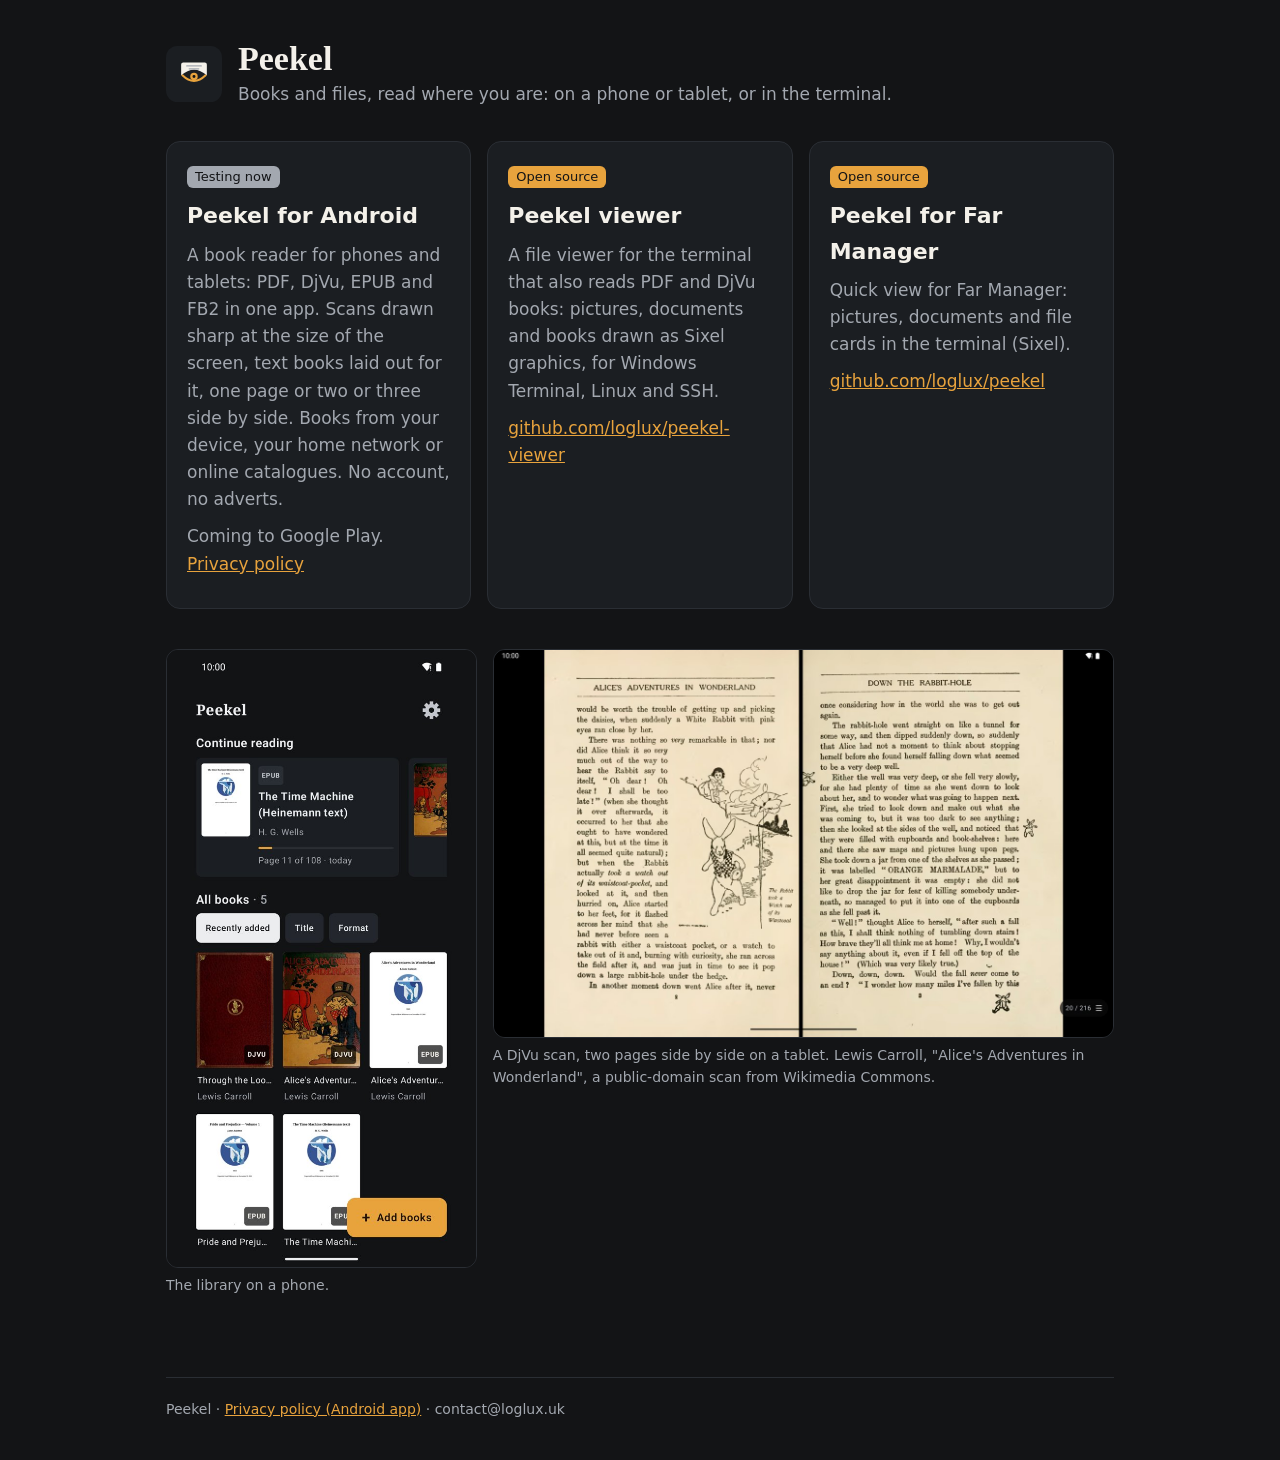
<file: index.html>
<!doctype html>
<html lang="en">
<head>
<meta charset="utf-8">
<meta name="viewport" content="width=device-width, initial-scale=1">
<title>Peekel</title>
<meta name="description" content="Peekel: a book reader for Android, a file viewer for the terminal, and a quick view for Far Manager.">
<link rel="icon" href="assets/icon.svg" type="image/svg+xml">
<link rel="stylesheet" href="assets/site.css">
</head>
<body>
<div class="wrap">
<header>
  <img src="assets/icon.svg" alt="">
  <div>
    <h1>Peekel</h1>
    <p>Books and files, read where you are: on a phone or tablet, or in the terminal.</p>
  </div>
</header>

<div class="cards">
  <section class="card">
    <span class="tag soon">Testing now</span>
    <h2>Peekel for Android</h2>
    <p>A book reader for phones and tablets: PDF, DjVu, EPUB and FB2 in one app. Scans drawn sharp at the size of the screen,
      text books laid out for it, one page or two or three side by side. Books from your device, your home network or online
      catalogues. No account, no adverts.</p>
    <p>Coming to Google Play. <a href="privacy/">Privacy policy</a></p>
  </section>
  <section class="card">
    <span class="tag">Open source</span>
    <h2>Peekel viewer</h2>
    <p>A file viewer for the terminal that also reads PDF and DjVu books: pictures, documents and books drawn as Sixel graphics,
      for Windows Terminal, Linux and SSH.</p>
    <p><a href="https://github.com/loglux/peekel-viewer">github.com/loglux/peekel-viewer</a></p>
  </section>
  <section class="card">
    <span class="tag">Open source</span>
    <h2>Peekel for Far Manager</h2>
    <p>Quick view for Far Manager: pictures, documents and file cards in the terminal (Sixel).</p>
    <p><a href="https://github.com/loglux/peekel">github.com/loglux/peekel</a></p>
  </section>
</div>

<div class="shots">
  <figure>
    <img src="assets/android-library.jpg" alt="Peekel for Android on a phone: the library" width="600" height="1200" loading="lazy">
    <figcaption>The library on a phone.</figcaption>
  </figure>
  <figure>
    <img src="assets/android-tablet-spread.jpg" alt="Peekel for Android on a tablet: two pages of a DjVu scan side by side" width="1280" height="800" loading="lazy">
    <figcaption>A DjVu scan, two pages side by side on a tablet. Lewis Carroll, "Alice's Adventures in Wonderland", a public-domain
      scan from Wikimedia Commons.</figcaption>
  </figure>
</div>

<footer>Peekel · <a href="privacy/">Privacy policy (Android app)</a> · contact@loglux.uk</footer>
</div>
</body>
</html>
</file>
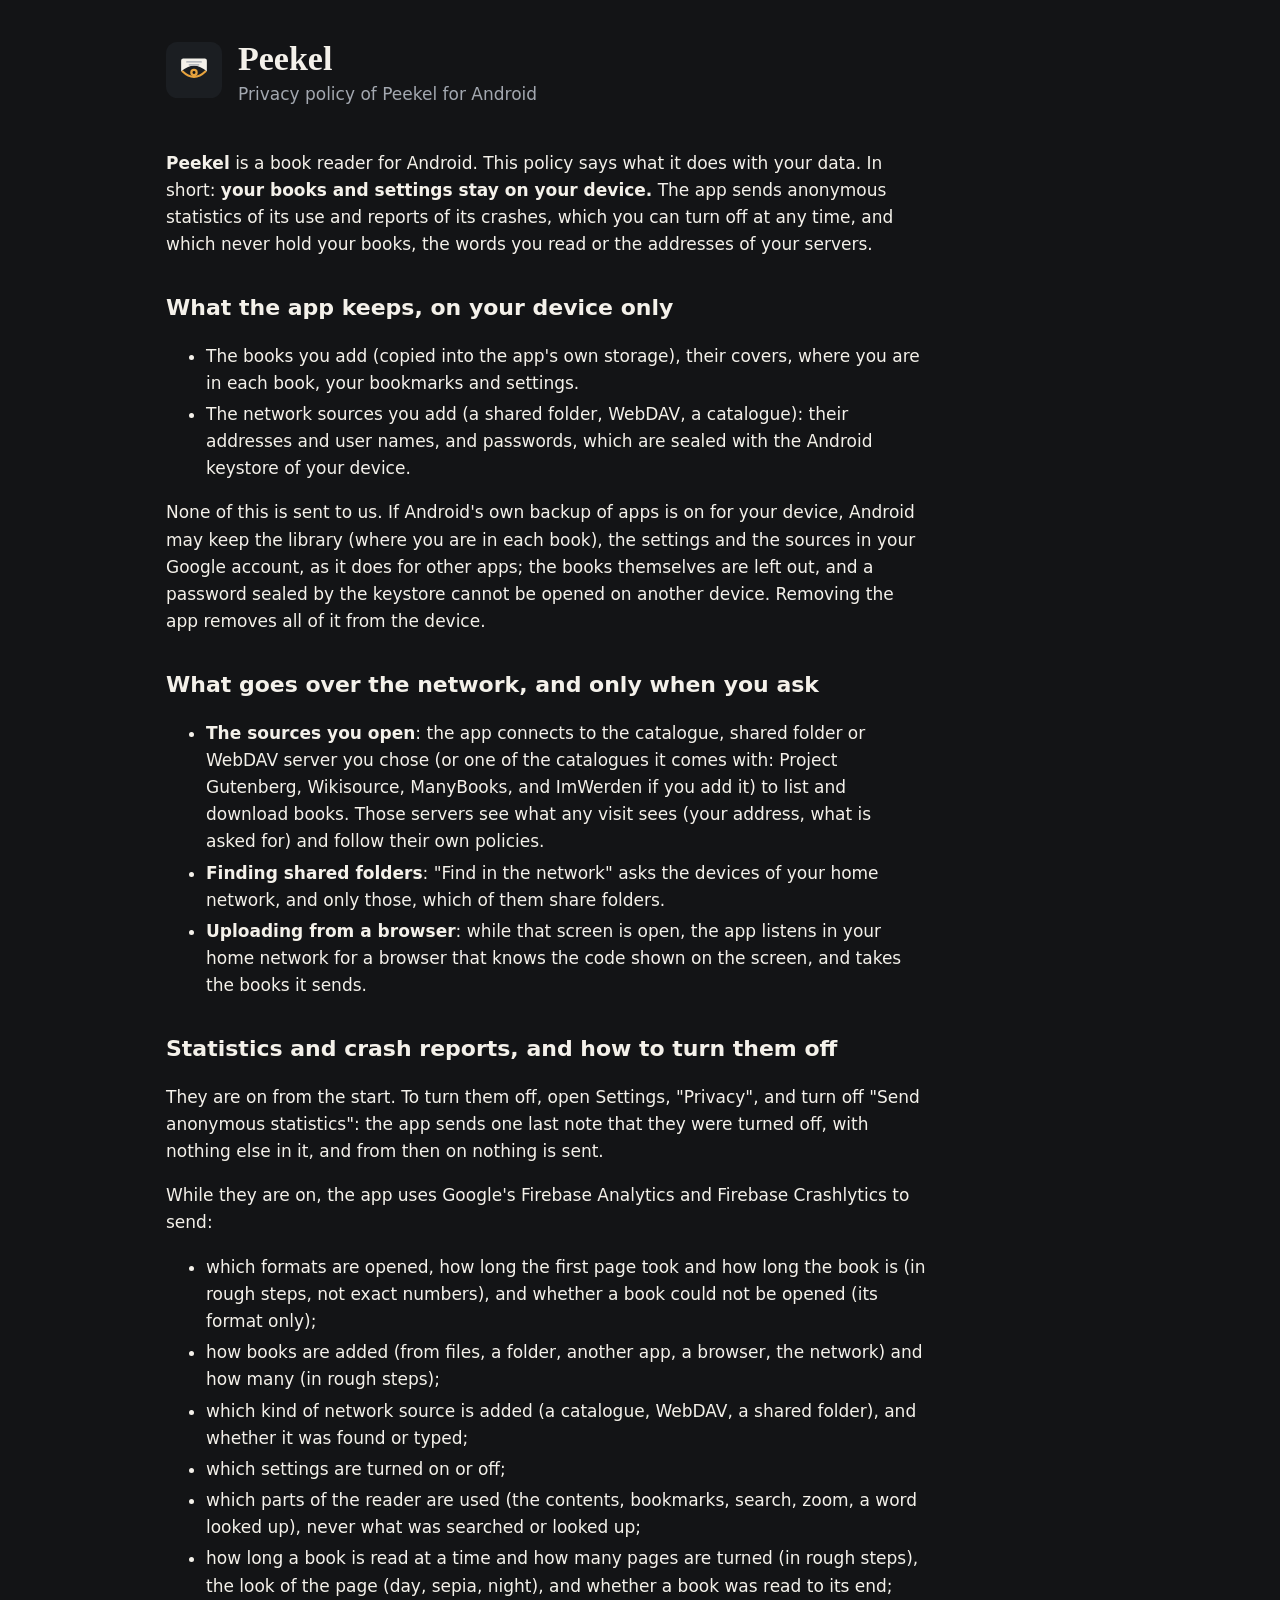
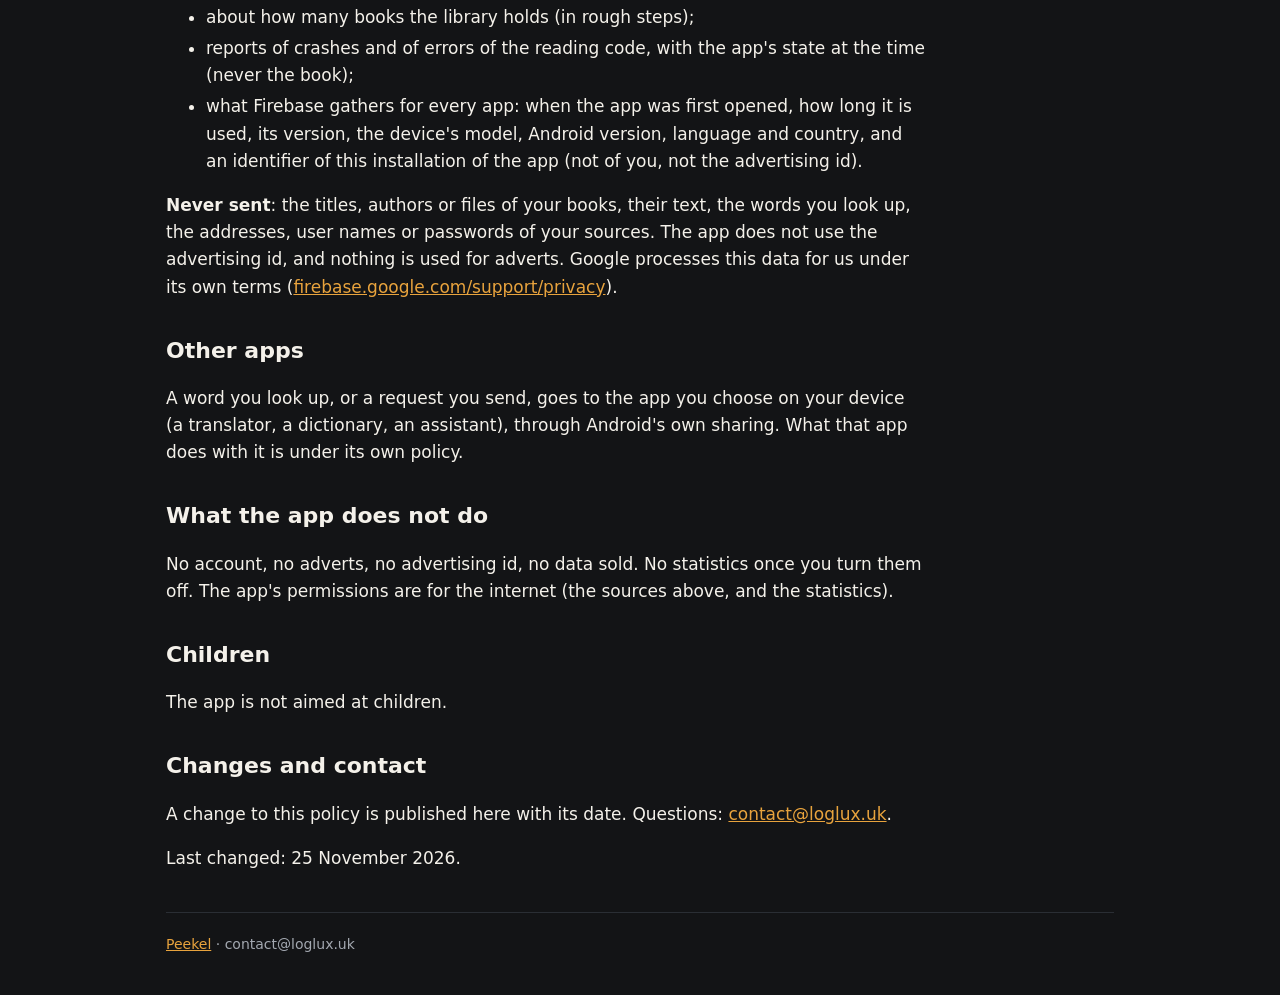
<file: privacy/index.html>
<!doctype html>
<html lang="en">
<head>
<meta charset="utf-8">
<meta name="viewport" content="width=device-width, initial-scale=1">
<title>Peekel privacy policy</title>
<meta name="description" content="What Peekel for Android does with your data.">
<link rel="icon" href="../assets/icon.svg" type="image/svg+xml">
<link rel="stylesheet" href="../assets/site.css">
</head>
<body>
<div class="wrap">
<header>
  <a href="../"><img src="../assets/icon.svg" alt="Peekel"></a>
  <div>
    <h1><a href="../">Peekel</a></h1>
    <p>Privacy policy of Peekel for Android</p>
  </div>
</header>

<article>
<p><strong>Peekel</strong> is a book reader for Android. This policy says what it does with your data. In short: <strong>your books
and settings stay on your device.</strong> The app sends anonymous statistics of its use and reports of its crashes, which you can
turn off at any time, and which never hold your books, the words you read or the addresses of your servers.</p>

<h2>What the app keeps, on your device only</h2>
<ul>
  <li>The books you add (copied into the app's own storage), their covers, where you are in each book, your bookmarks and settings.</li>
  <li>The network sources you add (a shared folder, WebDAV, a catalogue): their addresses and user names, and passwords, which are
    sealed with the Android keystore of your device.</li>
</ul>
<p>None of this is sent to us. If Android's own backup of apps is on for your device, Android may keep the library (where you are
in each book), the settings and the sources in your Google account, as it does for other apps; the books themselves are left out,
and a password sealed by the keystore cannot be opened on another device. Removing the app removes all of it from the device.</p>

<h2>What goes over the network, and only when you ask</h2>
<ul>
  <li><strong>The sources you open</strong>: the app connects to the catalogue, shared folder or WebDAV server you chose (or one of
    the catalogues it comes with: Project Gutenberg, Wikisource, ManyBooks, and ImWerden if you add it) to list and download books.
    Those servers see what any visit sees (your address, what is asked for) and follow their own policies.</li>
  <li><strong>Finding shared folders</strong>: "Find in the network" asks the devices of your home network, and only those, which of
    them share folders.</li>
  <li><strong>Uploading from a browser</strong>: while that screen is open, the app listens in your home network for a browser that
    knows the code shown on the screen, and takes the books it sends.</li>
</ul>

<h2>Statistics and crash reports, and how to turn them off</h2>
<p>They are on from the start. To turn them off, open Settings, "Privacy", and turn off "Send anonymous statistics": the app sends
one last note that they were turned off, with nothing else in it, and from then on nothing is sent.</p>
<p>While they are on, the app uses Google's Firebase Analytics and Firebase Crashlytics to send:</p>
<ul>
  <li>which formats are opened, how long the first page took and how long the book is (in rough steps, not exact numbers), and
    whether a book could not be opened (its format only);</li>
  <li>how books are added (from files, a folder, another app, a browser, the network) and how many (in rough steps);</li>
  <li>which kind of network source is added (a catalogue, WebDAV, a shared folder), and whether it was found or typed;</li>
  <li>which settings are turned on or off;</li>
  <li>which parts of the reader are used (the contents, bookmarks, search, zoom, a word looked up), never what was searched or
    looked up;</li>
  <li>how long a book is read at a time and how many pages are turned (in rough steps), the look of the page (day, sepia, night),
    and whether a book was read to its end;</li>
  <li>about how many books the library holds (in rough steps);</li>
  <li>reports of crashes and of errors of the reading code, with the app's state at the time (never the book);</li>
  <li>what Firebase gathers for every app: when the app was first opened, how long it is used, its version, the device's model,
    Android version, language and country, and an identifier of this installation of the app (not of you, not the advertising id).</li>
</ul>
<p><strong>Never sent</strong>: the titles, authors or files of your books, their text, the words you look up, the addresses, user
names or passwords of your sources. The app does not use the advertising id, and nothing is used for adverts. Google processes this
data for us under its own terms (<a href="https://firebase.google.com/support/privacy">firebase.google.com/support/privacy</a>).</p>

<h2>Other apps</h2>
<p>A word you look up, or a request you send, goes to the app you choose on your device (a translator, a dictionary, an assistant),
through Android's own sharing. What that app does with it is under its own policy.</p>

<h2>What the app does not do</h2>
<p>No account, no adverts, no advertising id, no data sold. No statistics once you turn them off. The app's permissions are for the
internet (the sources above, and the statistics).</p>

<h2>Children</h2>
<p>The app is not aimed at children.</p>

<h2>Changes and contact</h2>
<p>A change to this policy is published here with its date. Questions: <a href="mailto:contact@loglux.uk">contact@loglux.uk</a>.</p>
<p>Last changed: 25 November 2026.</p>
</article>

<footer><a href="../">Peekel</a> · contact@loglux.uk</footer>
</div>
</body>
</html>
</file>
<file: assets/site.css>
:root {
  --bg: #131416;
  --card: #1b1e22;
  --text: #f4f1ea;
  --muted: #a3a8b0;
  --accent: #e8a33d;
  --line: #2a2e34;
}
* { box-sizing: border-box; }
html { -webkit-text-size-adjust: 100%; }
body {
  margin: 0;
  background: var(--bg);
  color: var(--text);
  font: 17px/1.6 system-ui, -apple-system, "Segoe UI", Roboto, sans-serif;
}
a { color: var(--accent); }
.wrap { max-width: 980px; margin: 0 auto; padding: 0 16px; }
header { padding: 40px 0 24px; display: flex; align-items: center; gap: 16px; }
header img { width: 56px; height: 56px; }
header h1 { margin: 0; font: 600 34px/1.1 Georgia, "Noto Serif", serif; }
header p { margin: 4px 0 0; color: var(--muted); }
header a { color: inherit; text-decoration: none; }
h2 { font-size: 22px; margin: 0 0 8px; }
.cards { display: grid; gap: 16px; grid-template-columns: repeat(auto-fit, minmax(280px, 1fr)); margin: 8px 0 40px; }
.card { background: var(--card); border: 1px solid var(--line); border-radius: 14px; padding: 20px; }
.card p { margin: 0 0 10px; color: var(--muted); }
.tag { display: inline-block; font-size: 13px; color: var(--bg); background: var(--accent); border-radius: 6px; padding: 1px 8px; margin-bottom: 10px; }
.tag.soon { background: var(--muted); }
figure { margin: 0 0 40px; }
figure img { width: 100%; height: auto; border-radius: 12px; border: 1px solid var(--line); display: block; }
figcaption { color: var(--muted); font-size: 14px; margin-top: 6px; }
.shots { display: grid; gap: 16px; grid-template-columns: 1fr 2fr; align-items: start; }
@media (max-width: 640px) { .shots { grid-template-columns: 1fr; } }
article { max-width: 760px; }
article h2 { margin-top: 32px; }
article li { margin: 4px 0; }
footer { border-top: 1px solid var(--line); color: var(--muted); font-size: 14px; padding: 20px 0 40px; margin-top: 40px; }
</file>
